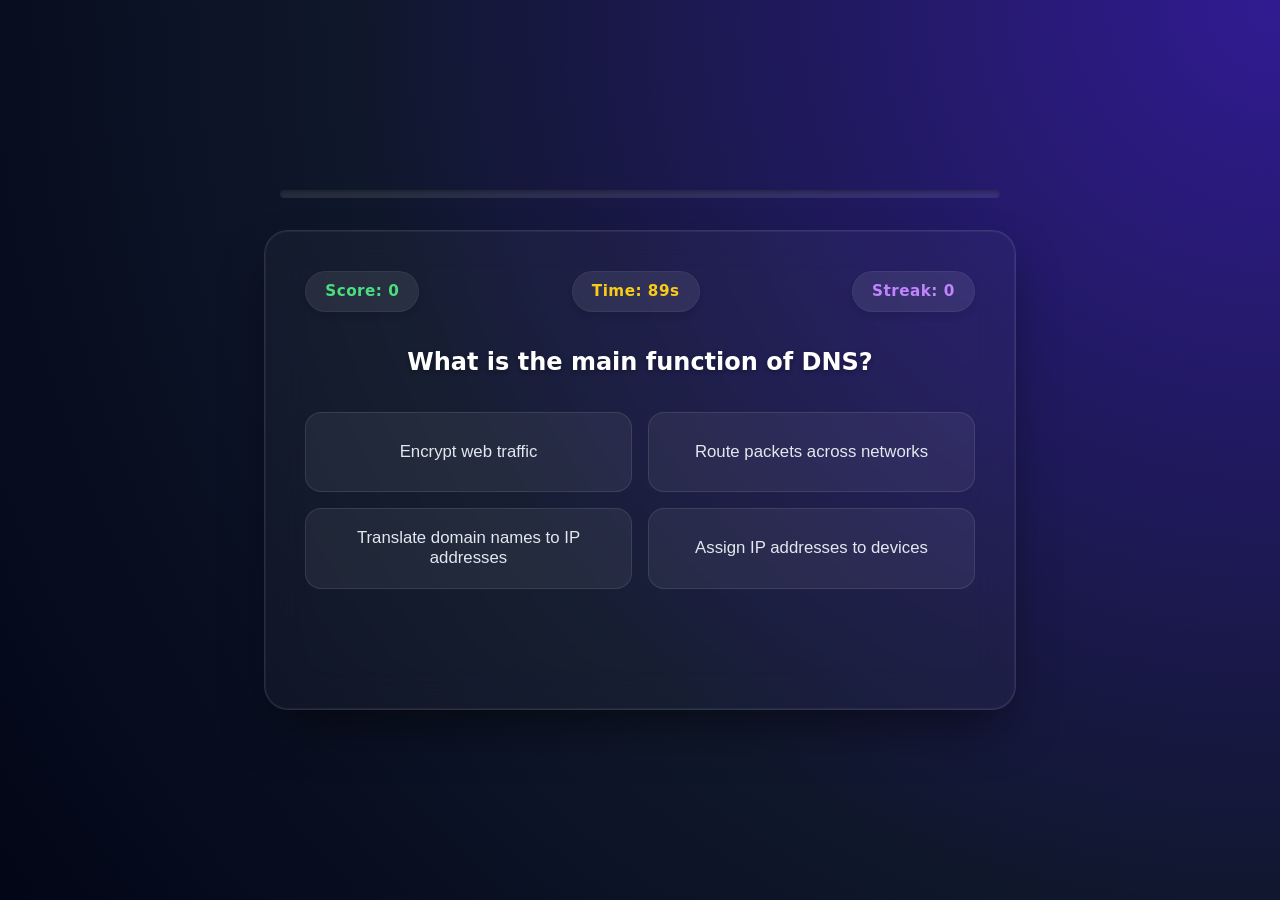
<file: index.html>
<!DOCTYPE html>
<html lang="en">
<head>
  <meta charset="UTF-8">
  <meta name="viewport" content="width=device-width, initial-scale=1.0, viewport-fit=cover">
  <meta name="description" content="AI Quiz App - A beautifully designed, dynamic quiz application powered by AI. Test your tech knowledge.">
  <link rel="stylesheet" href="style.css">
  <title>AI Quiz App</title>
</head>

<body>
  <main id="game-container" class="container">

    <!-- Progress -->
    <div class="progress-container" aria-label="Game Progress">
      <div id="progress-bar">
        <div id="progress-fill"></div>
      </div>
    </div>

    <!-- QUIZ -->
    <section id="quiz-container" aria-labelledby="question">
      <!-- HUD -->
      <header id="hud" aria-label="Heads Up Display">
        <div id="score" class="hud-pill">Score: 0</div>
        <div id="timer" class="hud-pill">Time: 90s</div>
        <div id="streak" class="hud-pill">Streak: 0</div>
      </header>

      <h1 id="question">Loading question...</h1>

      <div id="options" role="group" aria-label="Answer Options"></div>

      <div id="feedback" aria-live="polite"></div>

    </section>

  </main>

  <script src="app.js"></script>
</body>
</html>
</file>
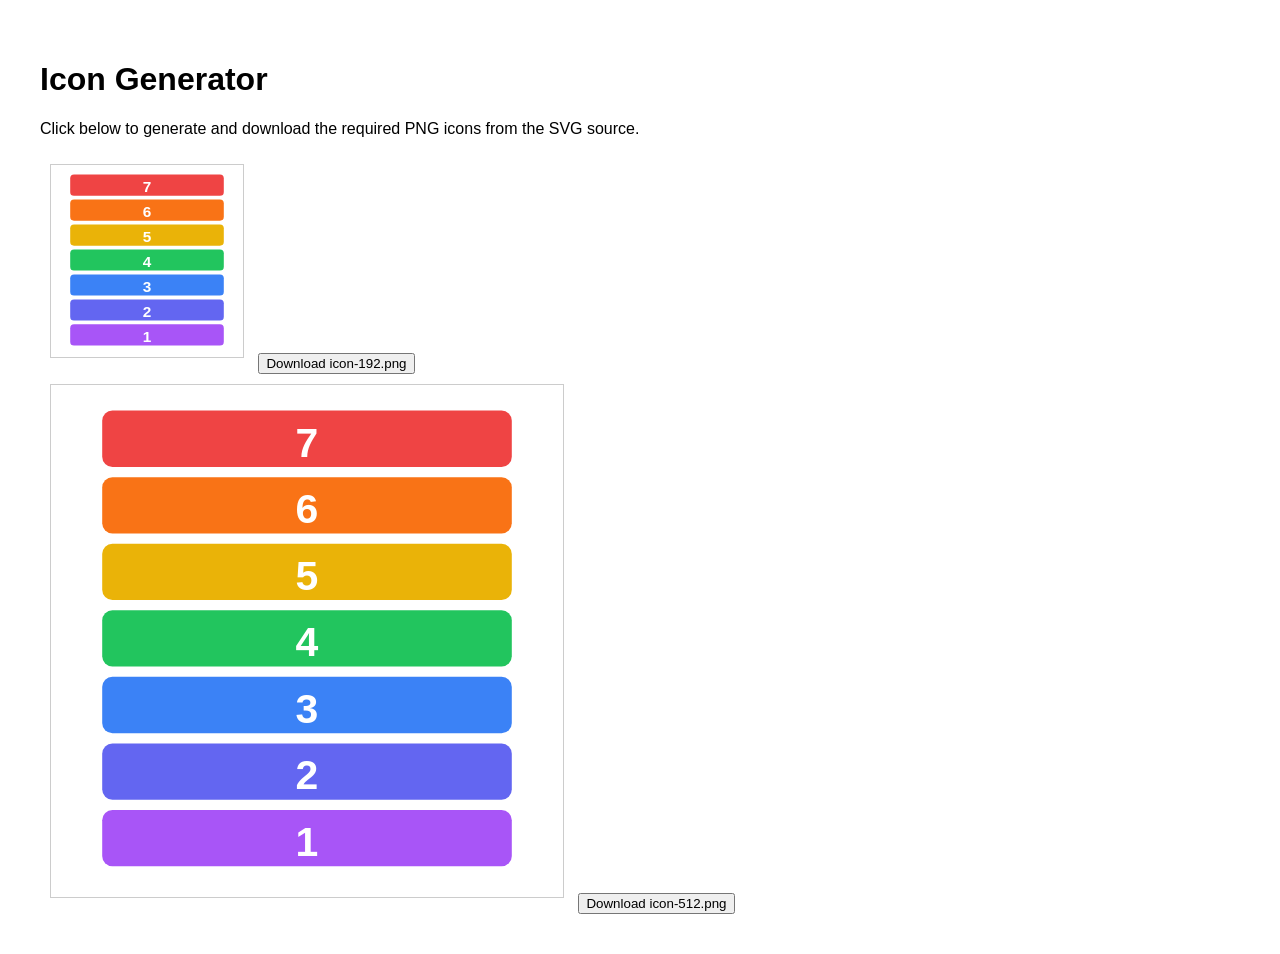
<file: generate-icons.html>
<!DOCTYPE html>
<html>
<head>
    <title>Generate PNG Icons</title>
    <style>body{font-family:sans-serif;padding:2rem;} canvas{border:1px solid #ccc;margin:10px;}</style>
</head>
<body>
    <h1>Icon Generator</h1>
    <p>Click below to generate and download the required PNG icons from the SVG source.</p>
    <div>
        <canvas id="c192" width="192" height="192"></canvas>
        <button onclick="download('c192', 'icon-192.png')">Download icon-192.png</button>
    </div>
    <div>
        <canvas id="c512" width="512" height="512"></canvas>
        <button onclick="download('c512', 'icon-512.png')">Download icon-512.png</button>
    </div>
    <script>
        const svgData = `<svg viewBox="0 0 100 100" xmlns="http://www.w3.org/2000/svg">
            <rect x="10" y="5" width="80" height="11" fill="#ef4444" rx="2" />
            <rect x="10" y="18" width="80" height="11" fill="#f97316" rx="2" />
            <rect x="10" y="31" width="80" height="11" fill="#eab308" rx="2" />
            <rect x="10" y="44" width="80" height="11" fill="#22c55e" rx="2" />
            <rect x="10" y="57" width="80" height="11" fill="#3b82f6" rx="2" />
            <rect x="10" y="70" width="80" height="11" fill="#6366f1" rx="2" />
            <rect x="10" y="83" width="80" height="11" fill="#a855f7" rx="2" />
            <text x="50" y="14" font-family="sans-serif" font-size="8" font-weight="bold" fill="white" text-anchor="middle">7</text>
            <text x="50" y="27" font-family="sans-serif" font-size="8" font-weight="bold" fill="white" text-anchor="middle">6</text>
            <text x="50" y="40" font-family="sans-serif" font-size="8" font-weight="bold" fill="white" text-anchor="middle">5</text>
            <text x="50" y="53" font-family="sans-serif" font-size="8" font-weight="bold" fill="white" text-anchor="middle">4</text>
            <text x="50" y="66" font-family="sans-serif" font-size="8" font-weight="bold" fill="white" text-anchor="middle">3</text>
            <text x="50" y="79" font-family="sans-serif" font-size="8" font-weight="bold" fill="white" text-anchor="middle">2</text>
            <text x="50" y="92" font-family="sans-serif" font-size="8" font-weight="bold" fill="white" text-anchor="middle">1</text>
        </svg>`;
        
        const blob = new Blob([svgData], {type: 'image/svg+xml;charset=utf-8'});
        const url = URL.createObjectURL(blob);
        const img = new Image();
        
        img.onload = () => {
            const ctx192 = document.getElementById('c192').getContext('2d');
            ctx192.drawImage(img, 0, 0, 192, 192);
            const ctx512 = document.getElementById('c512').getContext('2d');
            ctx512.drawImage(img, 0, 0, 512, 512);
            URL.revokeObjectURL(url);
        };
        img.src = url;

        function download(canvasId, filename) {
            const canvas = document.getElementById(canvasId);
            const link = document.createElement('a');
            link.download = filename;
            link.href = canvas.toDataURL('image/png');
            link.click();
        }
    </script>
</body>
</html>
</file>
<file: style.css>
/* Modern, Glassmorphic, Mobile-First Stylesheet */

* { 
  box-sizing: border-box; 
  margin: 0; 
  padding: 0; 
}

body { 
  font-family: system-ui, -apple-system, BlinkMacSystemFont, 'Segoe UI', Roboto, Helvetica, Arial, sans-serif;
  /* Deep, vibrant modern background */
  background: radial-gradient(circle at top right, #311b92, #0f172a 60%, #020617);
  color: #f8fafc; 
  min-height: 100vh; 
  display: flex;
  align-items: center;
  justify-content: center;
  overflow-x: hidden;
  line-height: 1.5;
}

/* =========================
   LAYOUT
========================= */

.container {
  width: 100%;
  max-width: 800px;
  padding: 1.5rem;
  display: flex;
  flex-direction: column;
  gap: 2rem;
}

/* =========================
   PROGRESS BAR
========================= */

.progress-container {
  width: 100%;
  padding: 0 1rem;
}

#progress-bar {
  width: 100%;
  height: 8px;
  background: rgba(255, 255, 255, 0.1);
  border-radius: 9999px;
  overflow: hidden;
  box-shadow: inset 0 2px 4px rgba(0,0,0,0.3);
}

#progress-fill {
  height: 100%;
  width: 0%;
  background: linear-gradient(90deg, #ec4899, #8b5cf6, #3b82f6);
  border-radius: 9999px;
  transition: width 0.5s cubic-bezier(0.4, 0, 0.2, 1);
  box-shadow: 0 0 10px rgba(139, 92, 246, 0.5);
}

/* =========================
   QUIZ PANEL (GLASSMORPHISM)
========================= */

#quiz-container {
  background: rgba(255, 255, 255, 0.03);
  backdrop-filter: blur(20px);
  -webkit-backdrop-filter: blur(20px);
  border: 1px solid rgba(255, 255, 255, 0.1);
  border-radius: 24px;
  padding: 2.5rem;
  box-shadow: 0 25px 50px -12px rgba(0, 0, 0, 0.5), 0 0 0 1px rgba(255,255,255,0.05) inset;
  display: flex;
  flex-direction: column;
  gap: 2rem;
  animation: slideUp 0.6s cubic-bezier(0.16, 1, 0.3, 1) forwards;
}

/* =========================
   HUD (Heads Up Display)
========================= */

#hud {
  display: flex;
  align-items: center;
  justify-content: space-between;
  gap: 1rem;
  flex-wrap: wrap;
}

.hud-pill {
  background: rgba(255, 255, 255, 0.08);
  padding: 0.5rem 1.2rem;
  border-radius: 9999px;
  font-weight: 600;
  font-size: 0.95rem;
  letter-spacing: 0.5px;
  border: 1px solid rgba(255, 255, 255, 0.05);
  box-shadow: 0 4px 6px rgba(0,0,0,0.1);
}

#score { color: #4ade80; }
#timer { color: #facc15; }
#streak { color: #c084fc; }

/* =========================
   QUESTION
========================= */

#question {
  font-size: 1.5rem;
  font-weight: 700;
  color: #ffffff;
  text-align: center;
  margin: 0;
  text-shadow: 0 2px 4px rgba(0,0,0,0.3);
}

/* =========================
   OPTIONS
========================= */

#options {
  display: grid;
  gap: 1rem;
  grid-template-columns: 1fr;
}

@media (min-width: 640px) {
  #options {
    grid-template-columns: 1fr 1fr;
  }
}

.option {
  padding: 1.2rem;
  border-radius: 16px;
  background: rgba(255, 255, 255, 0.06);
  border: 1px solid rgba(255, 255, 255, 0.1);
  color: #e2e8f0;
  font-weight: 500;
  font-size: 1.05rem;
  cursor: pointer;
  transition: all 0.2s cubic-bezier(0.4, 0, 0.2, 1);
  text-align: center;
  display: flex;
  align-items: center;
  justify-content: center;
  min-height: 80px;
}

.option:hover {
  background: rgba(255, 255, 255, 0.12);
  border-color: rgba(255, 255, 255, 0.3);
  transform: translateY(-3px);
  box-shadow: 0 10px 20px -5px rgba(0, 0, 0, 0.3);
}

.option:active {
  transform: translateY(1px);
}

/* =========================
   FEEDBACK
========================= */

#feedback {
  min-height: 48px;
  display: flex;
  align-items: center;
  justify-content: center;
  font-weight: 700;
  font-size: 1.2rem;
  border-radius: 12px;
  padding: 0.5rem;
  opacity: 0;
  transition: opacity 0.3s ease;
}

#feedback:not(:empty) {
  opacity: 1;
}

.feedback-correct {
  color: #4ade80;
  background: rgba(74, 222, 128, 0.1);
}

.feedback-incorrect {
  color: #f87171;
  background: rgba(248, 113, 113, 0.1);
}

/* =========================
   ANIMATIONS
========================= */

@keyframes slideUp {
  from { 
    opacity: 0; 
    transform: translateY(30px); 
  }
  to { 
    opacity: 1; 
    transform: translateY(0); 
  }
}
</file>
